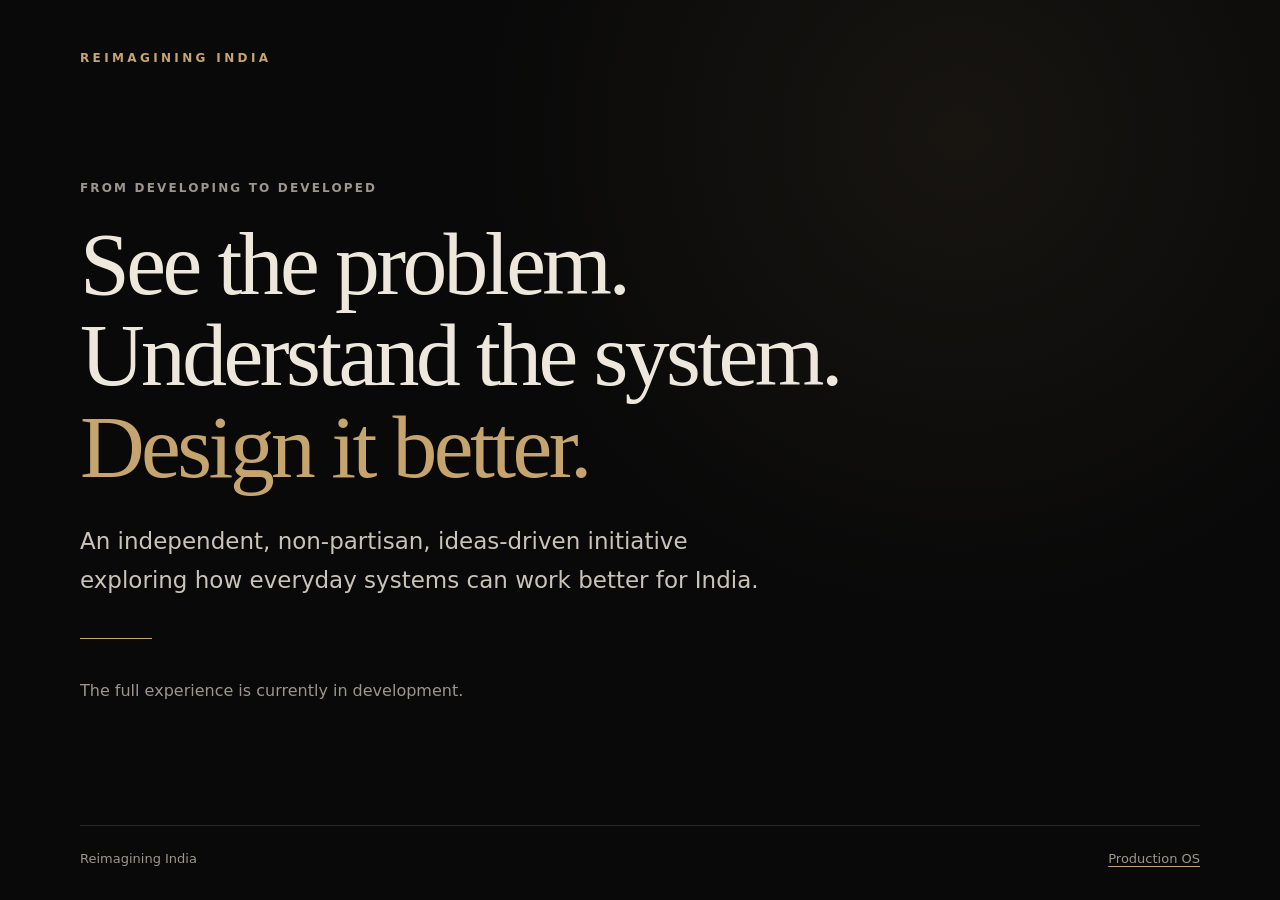
<file: index.html>
﻿<!doctype html>
<html lang="en">
<head>
  <meta charset="utf-8">
  <meta name="viewport" content="width=device-width,initial-scale=1">
  <meta name="description" content="Reimagining India — an independent ideas-driven initiative exploring how systems can be designed better.">
  <title>Reimagining India — Coming Soon</title>
  <link rel="stylesheet" href="./style.css">
</head>
<body>
  <main class="shell">
    <div class="eyebrow">REIMAGINING INDIA</div>

    <section class="hero">
      <p class="kicker">FROM DEVELOPING TO DEVELOPED</p>
      <h1>See the problem.<br>Understand the system.<br><span>Design it better.</span></h1>

      <p class="intro">
        An independent, non-partisan, ideas-driven initiative exploring how
        everyday systems can work better for India.
      </p>

      <div class="rule"></div>

      <p class="status">The full experience is currently in development.</p>
    </section>

    <footer>
      <span>Reimagining India</span>
      <a href="./production-os/">Production OS</a>
    </footer>
  </main>
</body>
</html>
</file>
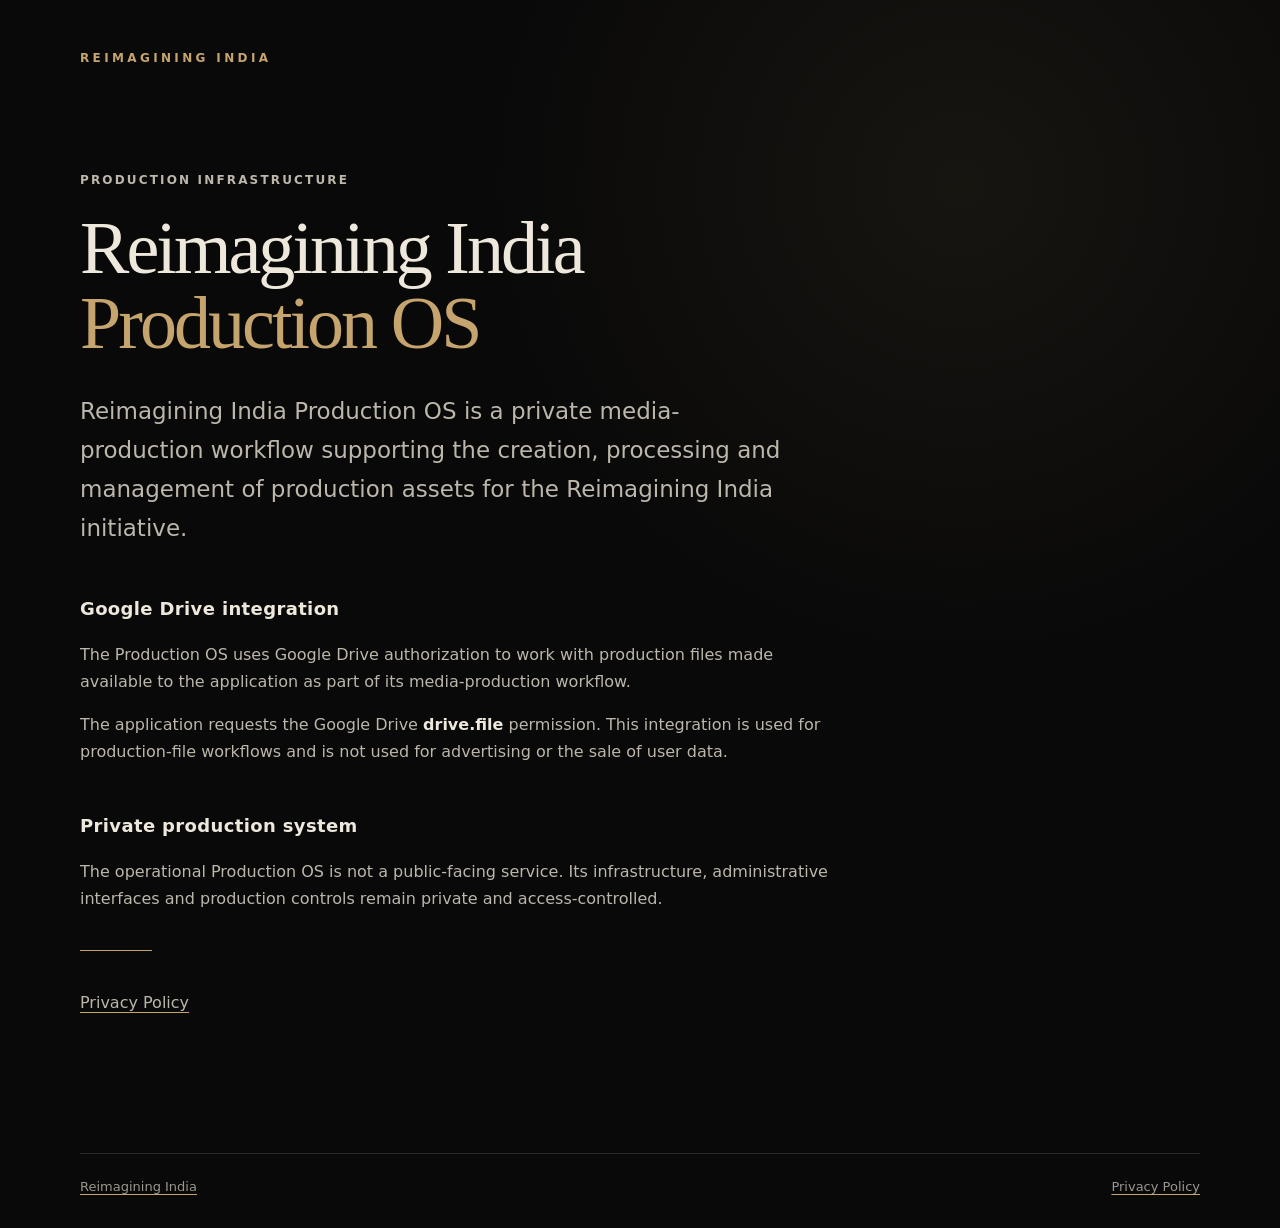
<file: production-os/index.html>
﻿<!doctype html>
<html lang="en">
<head>
  <meta charset="utf-8">
  <meta name="viewport" content="width=device-width,initial-scale=1">
  <meta name="description" content="Information about the Reimagining India Production OS.">
  <title>Production OS — Reimagining India</title>
  <link rel="stylesheet" href="../style.css">
</head>
<body>
  <main class="shell">
    <div class="eyebrow"><a href="../">REIMAGINING INDIA</a></div>

    <article class="document">
      <p class="kicker">PRODUCTION INFRASTRUCTURE</p>
      <h1>Reimagining India<br><span>Production OS</span></h1>

      <p class="lead">
        Reimagining India Production OS is a private media-production workflow
        supporting the creation, processing and management of production assets
        for the Reimagining India initiative.
      </p>

      <h2>Google Drive integration</h2>

      <p>
        The Production OS uses Google Drive authorization to work with production
        files made available to the application as part of its media-production
        workflow.
      </p>

      <p>
        The application requests the Google Drive <strong>drive.file</strong>
        permission. This integration is used for production-file workflows and
        is not used for advertising or the sale of user data.
      </p>

      <h2>Private production system</h2>

      <p>
        The operational Production OS is not a public-facing service. Its
        infrastructure, administrative interfaces and production controls remain
        private and access-controlled.
      </p>

      <div class="rule"></div>

      <p>
        <a href="./privacy/">Privacy Policy</a>
      </p>
    </article>

    <footer>
      <a href="../">Reimagining India</a>
      <a href="./privacy/">Privacy Policy</a>
    </footer>
  </main>
</body>
</html>
</file>
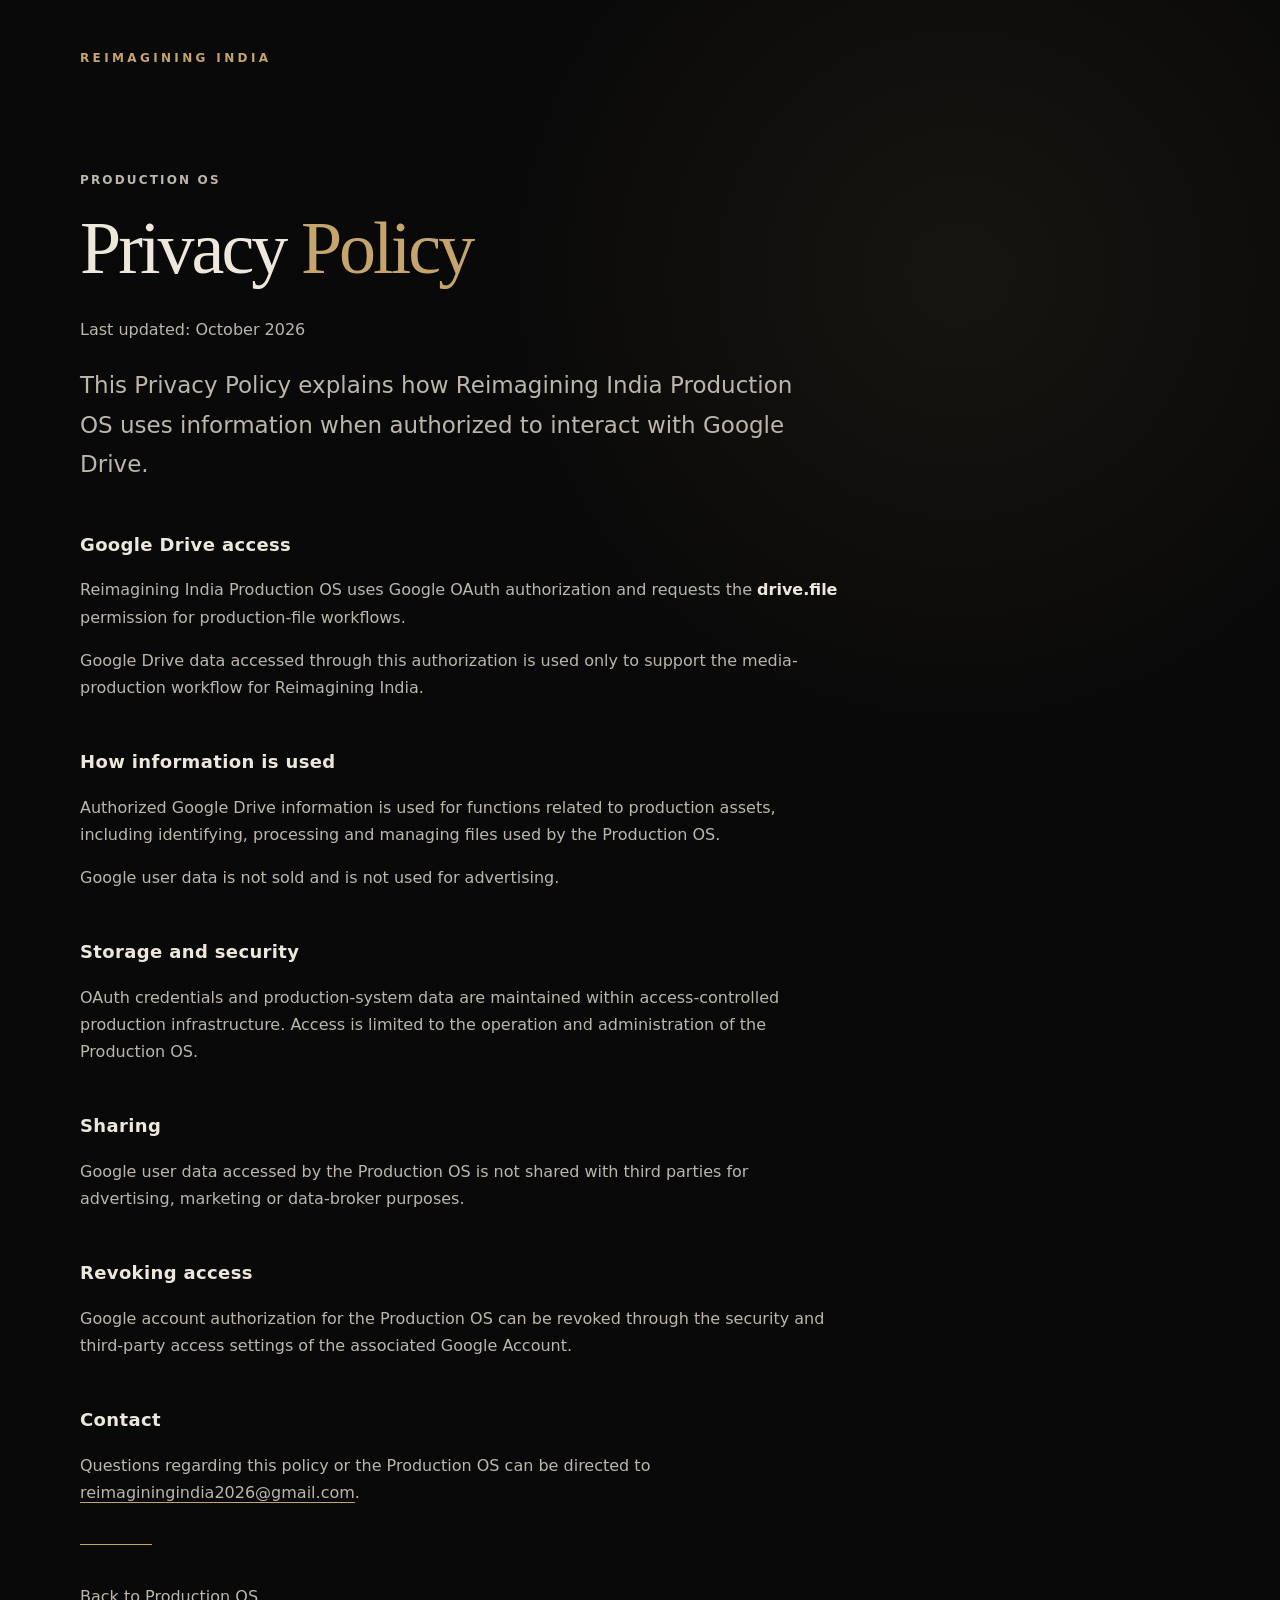
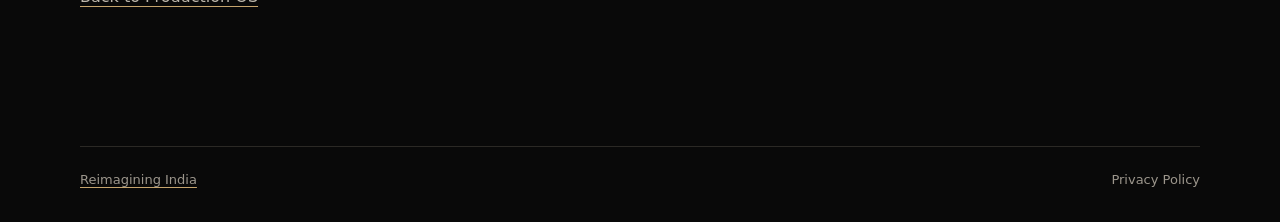
<file: production-os/privacy/index.html>
﻿<!doctype html>
<html lang="en">
<head>
  <meta charset="utf-8">
  <meta name="viewport" content="width=device-width,initial-scale=1">
  <meta name="description" content="Privacy Policy for Reimagining India Production OS.">
  <title>Privacy Policy — Reimagining India Production OS</title>
  <link rel="stylesheet" href="../../style.css">
</head>
<body>
  <main class="shell">
    <div class="eyebrow"><a href="../../">REIMAGINING INDIA</a></div>

    <article class="document policy">
      <p class="kicker">PRODUCTION OS</p>
      <h1>Privacy <span>Policy</span></h1>

      <p class="meta">Last updated: October 2026</p>

      <p class="lead">
        This Privacy Policy explains how Reimagining India Production OS uses
        information when authorized to interact with Google Drive.
      </p>

      <h2>Google Drive access</h2>

      <p>
        Reimagining India Production OS uses Google OAuth authorization and
        requests the <strong>drive.file</strong> permission for production-file
        workflows.
      </p>

      <p>
        Google Drive data accessed through this authorization is used only to
        support the media-production workflow for Reimagining India.
      </p>

      <h2>How information is used</h2>

      <p>
        Authorized Google Drive information is used for functions related to
        production assets, including identifying, processing and managing files
        used by the Production OS.
      </p>

      <p>
        Google user data is not sold and is not used for advertising.
      </p>

      <h2>Storage and security</h2>

      <p>
        OAuth credentials and production-system data are maintained within
        access-controlled production infrastructure. Access is limited to the
        operation and administration of the Production OS.
      </p>

      <h2>Sharing</h2>

      <p>
        Google user data accessed by the Production OS is not shared with third
        parties for advertising, marketing or data-broker purposes.
      </p>

      <h2>Revoking access</h2>

      <p>
        Google account authorization for the Production OS can be revoked through
        the security and third-party access settings of the associated Google
        Account.
      </p>

      <h2>Contact</h2>

      <p>
        Questions regarding this policy or the Production OS can be directed to
        <a href="mailto:reimaginingindia2026@gmail.com">reimaginingindia2026@gmail.com</a>.
      </p>

      <div class="rule"></div>

      <p><a href="../">Back to Production OS</a></p>
    </article>

    <footer>
      <a href="../../">Reimagining India</a>
      <span>Privacy Policy</span>
    </footer>
  </main>
</body>
</html>
</file>
<file: style.css>
﻿:root {
  --bg: #090909;
  --panel: #10100f;
  --text: #eee8dc;
  --muted: #9c968c;
  --gold: #c5a46d;
  --line: #2b2925;
}

* {
  box-sizing: border-box;
}

html {
  background: var(--bg);
}

body {
  margin: 0;
  background:
    radial-gradient(circle at 75% 15%, rgba(197,164,109,.08), transparent 30rem),
    var(--bg);
  color: var(--text);
  font-family: Inter, ui-sans-serif, system-ui, -apple-system, BlinkMacSystemFont,
    "Segoe UI", sans-serif;
  line-height: 1.7;
}

a {
  color: inherit;
  text-decoration-color: var(--gold);
  text-underline-offset: .25em;
}

.shell {
  width: min(1120px, calc(100% - 48px));
  min-height: 100vh;
  margin: auto;
  padding: 48px 0 30px;
  display: flex;
  flex-direction: column;
}

.eyebrow {
  font-size: 12px;
  letter-spacing: .28em;
  color: var(--gold);
  font-weight: 700;
}

.eyebrow a {
  text-decoration: none;
}

.hero {
  margin: auto 0;
  max-width: 900px;
  padding: 90px 0;
}

.kicker {
  color: var(--muted);
  font-size: 12px;
  letter-spacing: .18em;
  font-weight: 600;
}

h1 {
  margin: 20px 0 30px;
  font-family: Georgia, "Times New Roman", serif;
  font-weight: 400;
  font-size: clamp(48px, 7vw, 92px);
  line-height: 1.02;
  letter-spacing: -.04em;
}

h1 span {
  color: var(--gold);
}

.intro,
.lead {
  max-width: 720px;
  color: #c9c3b8;
  font-size: clamp(18px, 2vw, 23px);
}

.rule {
  width: 72px;
  height: 1px;
  background: var(--gold);
  margin: 38px 0;
}

.status,
.meta {
  color: var(--muted);
}

.document {
  width: min(760px, 100%);
  margin: 90px 0 120px;
}

.document h1 {
  font-size: clamp(44px, 6vw, 74px);
}

.document h2 {
  margin-top: 46px;
  color: var(--text);
  font-size: 18px;
  letter-spacing: .02em;
}

.document p {
  color: #bcb6ab;
}

.document strong {
  color: var(--text);
}

footer {
  margin-top: auto;
  border-top: 1px solid var(--line);
  padding-top: 22px;
  display: flex;
  justify-content: space-between;
  gap: 20px;
  color: var(--muted);
  font-size: 13px;
}

@media (max-width: 640px) {
  .shell {
    width: min(100% - 30px, 1120px);
    padding-top: 30px;
  }

  .hero {
    padding: 70px 0;
  }

  .document {
    margin-top: 70px;
  }

  footer {
    flex-direction: column;
  }
}
</file>
